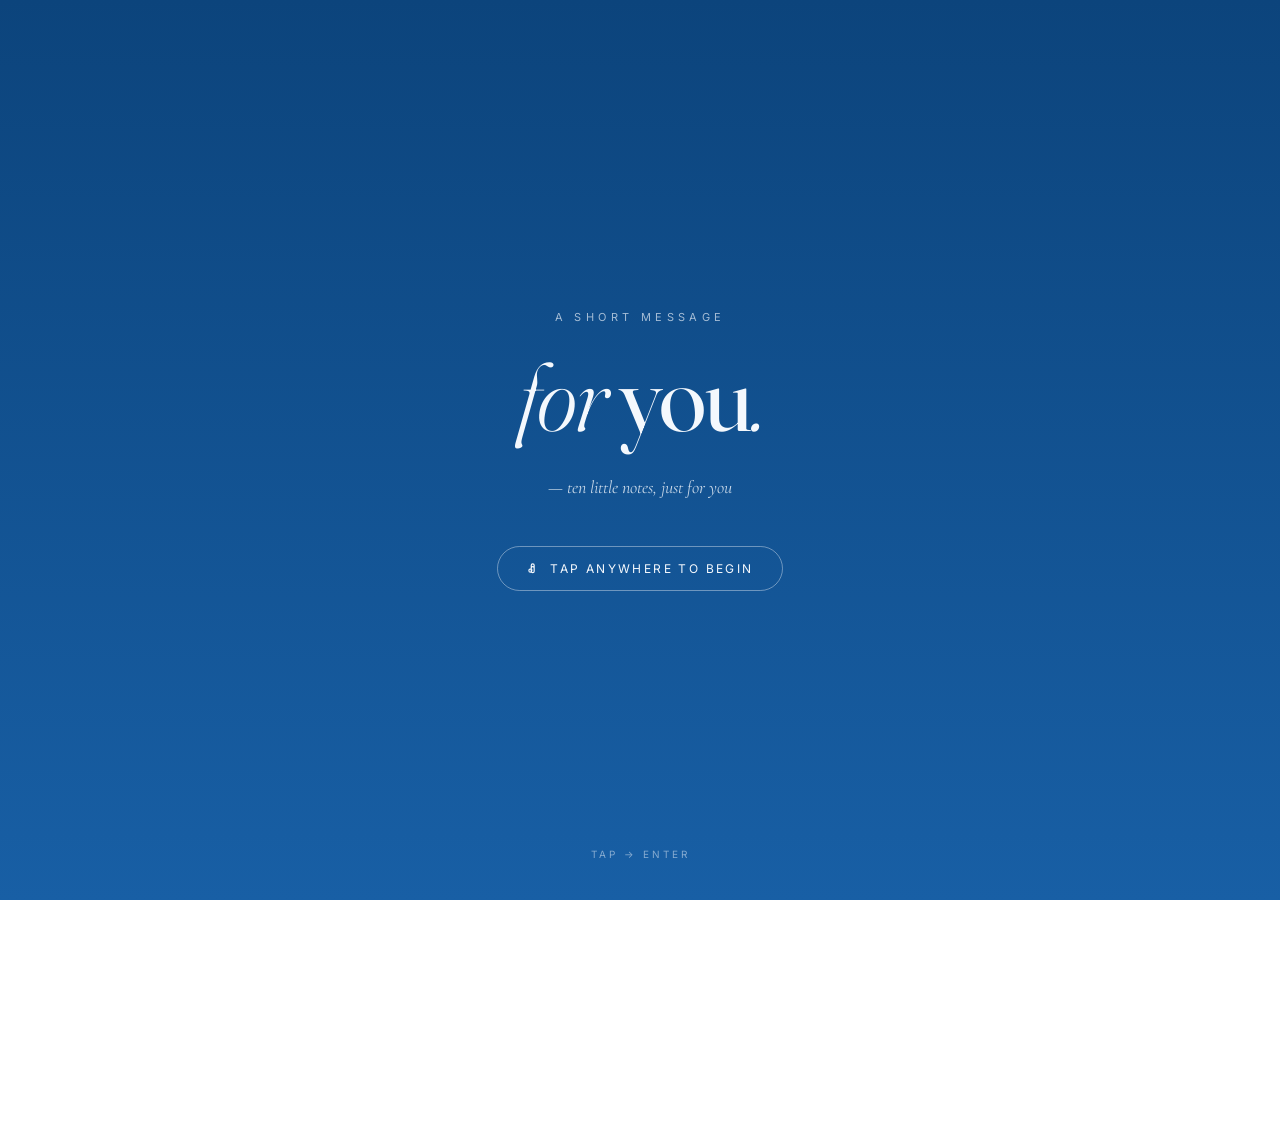
<file: index.html>
<!DOCTYPE html>
<html lang="en">
<head>
<meta charset="UTF-8">
<meta name="viewport" content="width=device-width, initial-scale=1.0, maximum-scale=1.0, viewport-fit=cover">
<meta name="apple-mobile-web-app-capable" content="yes">
<meta name="apple-mobile-web-app-status-bar-style" content="black-translucent">
<title>A message for you</title>
<meta name="description" content="A short message, just for you.">
<link rel="preconnect" href="https://fonts.googleapis.com">
<link rel="preconnect" href="https://fonts.gstatic.com" crossorigin>
<link href="https://fonts.googleapis.com/css2?family=Cormorant+Garamond:ital,wght@0,300;0,400;0,500;0,600;1,300;1,400;1,500&family=Fraunces:ital,opsz,wght@0,9..144,300;0,9..144,400;0,9..144,500;0,9..144,600;1,9..144,300;1,9..144,400&family=Inter:wght@300;400;500;600&display=swap" rel="stylesheet">
<link rel="stylesheet" href="styles.css">
</head>
<body>

<!-- intro overlay -->
<div class="intro" id="intro">
  <div class="intro-inner">
    <div class="intro-kicker">A short message</div>
    <div class="intro-title">for <span>you</span><em>.</em></div>
    <div class="intro-sub">— ten little notes, just for you</div>
    <div class="intro-tap">
      <svg viewBox="0 0 24 24" fill="none" stroke="currentColor" stroke-width="2"><path d="M9 11.24V7.5a2.5 2.5 0 015 0v4.74m-5 0a2.5 2.5 0 015 0M9 11.24V14m5-2.76V14m-5 0v3.5a2.5 2.5 0 005 0V14m-5 0H7a2 2 0 00-2 2v.5a2.5 2.5 0 005 0V14"/></svg>
      tap anywhere to begin
    </div>
  </div>
  <div class="intro-scroll">tap → enter</div>
</div>

<!-- ambient floating petals -->
<div class="ambient-petals" id="ambientPetals"></div>

<!-- main stage -->
<div class="stage">

  <div class="header-line">
    <div class="rule"></div>
    <div class="ornament">❦</div>
    <div class="label">a love note · in ten parts</div>
    <div class="ornament">❦</div>
    <div class="rule"></div>
  </div>

  <div class="title-block">
    <h1>something <em>i wanted</em> to say.</h1>
    <div class="sub">read slowly. tap, swipe, or use the arrows.</div>
  </div>

  <!-- hand hint -->
  <div class="hand-hint" id="handHint">
    <div class="hand-bubble">tap right side →</div>
    <svg class="hand-icon" viewBox="0 0 50 50">
      <g fill="none" stroke="#0c447c" stroke-width="1.8" stroke-linecap="round" stroke-linejoin="round">
        <path d="M22 10 L22 28 L18 24 L14 28 L22 40 L34 40 L34 22 Q34 18 30 18 Q28 18 28 22 L28 14 Q28 10 24 10 Q22 10 22 14 Z" fill="#fff"/>
        <path d="M28 22 L28 18"/>
        <path d="M32 24 L32 22"/>
      </g>
    </svg>
  </div>

  <!-- phone -->
  <div class="phone-shell">
    <div class="phone">
      <div class="side-btn left-1"></div>
      <div class="side-btn left-2"></div>
      <div class="side-btn left-3"></div>
      <div class="side-btn right-1"></div>
      <div class="notch"></div>

      <div class="screen" id="screen">

        <!-- status bar -->
        <div class="statusbar">
          <span id="clock">—</span>
          <div class="icons">
            <svg viewBox="0 0 24 24"><path d="M2 22h2v-8H2v8zm5 0h2V10H7v12zm5 0h2V6h-2v16zm5 0h2V2h-2v20z"/></svg>
            <svg viewBox="0 0 24 24"><path d="M12 3C7 3 2.7 5.4 0 9l12 15 12-15c-2.7-3.6-7-6-12-6z"/></svg>
            <svg viewBox="0 0 24 24"><path d="M2 8v8h16V8H2zm14 6H4V10h12v4zm4-2h2v-1h-2v1z"/></svg>
          </div>
        </div>

        <!-- progress segments -->
        <div class="progress-bar" id="progress"></div>

        <!-- in-screen petals -->
        <div class="screen-petals" id="screenPetals"></div>

        <!-- slides -->
        <div class="slide-stack" id="stack">

          <div class="slide active" data-i="0">
            <div class="stamp">001 · the opener</div>
            <div class="ornament">❦</div>
            <p class="huge">hey</p>
            <span class="heart">♡</span>
          </div>

          <div class="slide" data-i="1">
            <div class="stamp">002 · still here?</div>
            <p class="big">yes, you.</p>
            <p class="aside">(yeah, i'm talking to <em>you</em>)</p>
          </div>

          <div class="slide" data-i="2">
            <div class="stamp">003 · a small truth</div>
            <p class="med">just wanted to let you know — <em>you look really cute when you smile</em></p>
          </div>

          <div class="slide" data-i="3">
            <div class="stamp">004 · and</div>
            <p class="med">…and it makes my <em>day</em></p>
            <span class="heart">♡</span>
          </div>

          <div class="slide" data-i="4">
            <div class="stamp">005 · a tiny problem</div>
            <p class="med">but i haven't seen you smile today.</p>
            <p class="aside">so…</p>
          </div>

          <div class="slide" data-i="5">
            <div class="stamp">006 · a request</div>
            <p class="big">can you please show me<br/>your <em>smile</em>?</p>
          </div>

          <div class="slide" data-i="6">
            <div class="stamp">007 · for reference</div>
            <div class="photo-frame">
              <div class="photo-tape"></div>
              <img src="photo.jpg" alt="for reference"/>
            </div>
            <p class="sml">here's a picture for your reference</p>
          </div>

          <div class="slide" data-i="7">
            <div class="stamp">008 · the apology</div>
            <p class="med">and lastly — <em>i'm sorry</em> if i hurt you yesterday. sometimes i also need a little time to feel like myself again.</p>
            <p class="aside">but that doesn't mean i'll ever drift away. i'll always come back to you.</p>
          </div>

          <div class="slide" data-i="8">
            <div class="stamp">009 · the truth</div>
            <p class="huge">i love you</p>
            <span class="heart">♡</span>
          </div>

          <div class="slide finale" data-i="9">
            <div class="stamp">010 · the end (or beginning)</div>
            <div class="ornament">❦</div>
            <p class="med">if i do things for you, it's not for you to <em>love me</em>. it's so you <em>know</em>.</p>
            <p class="huge" style="margin-top:14px">i love you.</p>
            <p class="signoff">always yours</p>
          </div>

        </div>

        <!-- tap zones (ABOVE petals/slides for click) -->
        <div class="tap-zones">
          <div class="zone left" id="tapLeft" aria-label="previous"></div>
          <div class="zone right" id="tapRight" aria-label="next"></div>
        </div>

        <!-- swipe hint -->
        <div class="swipe-hint" id="swipeHint">
          <svg viewBox="0 0 24 24" fill="none" stroke="currentColor" stroke-width="2"><path d="M5 12h14M13 5l7 7-7 7"/></svg>
          tap or swipe
        </div>

      </div>
    </div>
  </div>

  <!-- controls -->
  <div class="controls">
    <button class="btn" id="prevBtn">
      <svg viewBox="0 0 24 24" fill="none" stroke="currentColor" stroke-width="2"><path d="M19 12H5M12 19l-7-7 7-7"/></svg>
      prev
    </button>
    <div class="counter"><span id="cur">1</span> / 10</div>
    <button class="btn primary" id="nextBtn">
      next
      <svg viewBox="0 0 24 24" fill="none" stroke="currentColor" stroke-width="2"><path d="M5 12h14M13 5l7 7-7 7"/></svg>
    </button>
    <button class="btn" id="autoBtn">
      <svg viewBox="0 0 24 24" fill="none" stroke="currentColor" stroke-width="2"><polygon points="5 3 19 12 5 21 5 3"/></svg>
      <span id="autoLabel">play</span>
    </button>
    <button class="btn" id="resetBtn">
      <svg viewBox="0 0 24 24" fill="none" stroke="currentColor" stroke-width="2"><path d="M1 4v6h6M3.51 15a9 9 0 1 0 2.13-9.36L1 10"/></svg>
      restart
    </button>
  </div>

  <div class="footer">
    <div class="ornament-row">❦</div>
    <div>made with quiet care, for someone special</div>
  </div>

</div>

<script src="script.js"></script>
</body>
</html>
</file>
<file: styles.css>
*,*::before,*::after{box-sizing:border-box;margin:0;padding:0}

:root{
  --ink:#0c447c;
  --ink-soft:#185fa5;
  --ink-faint:#5b87b8;
  --paper:#f4f8fd;
  --paper-warm:#eaf2fb;
  --cream:#fbf8f3;
  --rose:#afa9ec;
  --rose-soft:#cecbf6;
  --gold:#c9a567;
  --serif:'Fraunces',serif;
  --serif-alt:'Cormorant Garamond',serif;
  --sans:'Inter',sans-serif;
}

html,body{height:100%;overflow-x:hidden}
body{
  background:
    radial-gradient(1200px 800px at 80% -10%,#dde9f7 0%,transparent 60%),
    radial-gradient(900px 600px at -10% 110%,#e7e0fa 0%,transparent 55%),
    linear-gradient(180deg,#f4f8fd 0%,#e9f1fa 100%);
  color:var(--ink);
  font-family:var(--sans);
  min-height:100vh;
  position:relative;
  overflow-x:hidden;
}
body::before{
  content:"";
  position:fixed;inset:0;
  background-image:radial-gradient(circle at 1px 1px,rgba(12,68,124,0.08) 1px,transparent 0);
  background-size:24px 24px;
  pointer-events:none;
  z-index:0;
  opacity:0.5;
}

/* ── intro overlay ── */
.intro{
  position:fixed;inset:0;z-index:100;
  background:linear-gradient(180deg,#0c447c 0%,#185fa5 100%);
  display:flex;align-items:center;justify-content:center;
  flex-direction:column;
  transition:opacity 1.2s ease,visibility 1.2s ease;
  cursor:pointer;
}
.intro.gone{opacity:0;visibility:hidden}
.intro-inner{text-align:center;color:#f4f8fd;animation:rise 1.4s ease both}
@keyframes rise{from{opacity:0;transform:translateY(30px)}to{opacity:1;transform:translateY(0)}}
.intro-kicker{
  font-family:var(--sans);font-size:11px;letter-spacing:0.4em;text-transform:uppercase;
  opacity:0.65;margin-bottom:24px;
}
.intro-title{
  font-family:var(--serif);font-weight:300;font-size:clamp(48px,9vw,96px);
  font-style:italic;line-height:1;letter-spacing:-0.02em;
}
.intro-title span{font-style:normal;font-weight:400}
.intro-title em{font-style:italic}
.intro-sub{
  margin-top:32px;font-family:var(--serif-alt);font-size:18px;font-style:italic;opacity:0.8;
}
.intro-tap{
  margin-top:48px;display:inline-flex;align-items:center;gap:10px;
  padding:14px 28px;border:1px solid rgba(244,248,253,0.4);border-radius:100px;
  font-size:12px;letter-spacing:0.2em;text-transform:uppercase;
  animation:pulse 2.5s ease-in-out infinite;
}
@keyframes pulse{0%,100%{transform:scale(1);opacity:0.85}50%{transform:scale(1.04);opacity:1}}
.intro-tap svg{width:14px;height:14px}
.intro-scroll{
  position:absolute;bottom:40px;left:50%;transform:translateX(-50%);
  font-size:10px;letter-spacing:0.3em;text-transform:uppercase;
  color:rgba(244,248,253,0.5);
}

/* ── floating petals (page-wide) ── */
.ambient-petals{position:fixed;inset:0;pointer-events:none;z-index:1;overflow:hidden}
.ambient-petals svg{position:absolute;animation:floatdown linear infinite;opacity:0}
@keyframes floatdown{
  0%{transform:translateY(-50px) translateX(0) rotate(0deg);opacity:0}
  10%{opacity:0.5}
  50%{transform:translateY(50vh) translateX(40px) rotate(180deg)}
  90%{opacity:0.5}
  100%{transform:translateY(110vh) translateX(-30px) rotate(360deg);opacity:0}
}

/* ── main stage ── */
.stage{
  position:relative;z-index:2;
  min-height:100vh;
  display:flex;align-items:center;justify-content:center;
  padding:40px 20px;
  flex-direction:column;
}

.header-line{
  display:flex;align-items:center;gap:20px;
  margin-bottom:32px;opacity:0;
  animation:fadein 1s ease 0.4s both;
  max-width:600px;width:100%;justify-content:center;
}
.header-line .rule{flex:1;height:1px;background:linear-gradient(90deg,transparent,var(--ink-faint),transparent);max-width:100px}
.header-line .label{
  font-family:var(--sans);font-size:10px;letter-spacing:0.4em;text-transform:uppercase;
  color:var(--ink-soft);
}
.header-line .ornament{font-family:var(--serif);font-style:italic;color:var(--gold);font-size:18px}
@keyframes fadein{to{opacity:1}}

.title-block{
  text-align:center;margin-bottom:40px;
  opacity:0;animation:fadein 1s ease 0.6s both;
}
.title-block h1{
  font-family:var(--serif);font-weight:300;font-style:italic;
  font-size:clamp(36px,6vw,56px);line-height:1;letter-spacing:-0.02em;
  color:var(--ink);
}
.title-block h1 em{font-style:normal;font-weight:500;color:var(--ink-soft)}
.title-block .sub{
  margin-top:12px;font-family:var(--serif-alt);font-style:italic;
  font-size:17px;color:var(--ink-faint);letter-spacing:0.02em;
}

/* hand pointer */
.hand-hint{
  position:absolute;left:50%;top:50%;
  transform:translate(-50%,-50%);
  pointer-events:none;z-index:9;
  opacity:0;animation:handcue 1s ease 1.4s both;
}
@keyframes handcue{to{opacity:1}}
.hand-hint.hidden{animation:fadeout 0.4s ease forwards}
@keyframes fadeout{to{opacity:0;visibility:hidden}}
.hand-bubble{
  position:absolute;top:200px;left:calc(50% + 110px);
  background:var(--ink);color:var(--paper);
  padding:10px 18px;border-radius:20px 20px 20px 4px;
  font-family:var(--serif-alt);font-style:italic;font-size:14px;
  white-space:nowrap;
  animation:bob 2s ease-in-out infinite;
  box-shadow:0 8px 24px rgba(12,68,124,0.25);
}
@keyframes bob{0%,100%{transform:translateY(0)}50%{transform:translateY(-6px)}}
.hand-icon{
  position:absolute;top:240px;left:calc(50% + 90px);
  width:50px;height:50px;
  animation:tap 1.6s ease-in-out infinite;
}
@keyframes tap{
  0%,100%{transform:translate(0,0) rotate(-15deg)}
  50%{transform:translate(-8px,-4px) rotate(-15deg) scale(0.92)}
}

/* phone mockup */
.phone-shell{
  position:relative;
  filter:drop-shadow(0 30px 60px rgba(12,68,124,0.25)) drop-shadow(0 10px 20px rgba(12,68,124,0.15));
  opacity:0;animation:liftup 1.2s cubic-bezier(0.2,0.8,0.2,1) 0.8s both;
}
@keyframes liftup{from{opacity:0;transform:translateY(60px) scale(0.92)}to{opacity:1;transform:translateY(0) scale(1)}}
.phone{
  position:relative;
  width:340px;height:680px;
  background:linear-gradient(145deg,#0c447c 0%,#0a3a6b 50%,#082e54 100%);
  border-radius:48px;
  padding:14px;
  box-shadow:
    inset 0 0 0 2px rgba(255,255,255,0.08),
    inset 0 2px 0 rgba(255,255,255,0.15),
    inset 0 -2px 0 rgba(0,0,0,0.3);
}
.phone::before{
  content:"";position:absolute;
  top:-2px;left:-2px;right:-2px;bottom:-2px;
  background:linear-gradient(145deg,#1a5fa5,#0c447c,#082e54);
  border-radius:50px;z-index:-1;
}
.side-btn{position:absolute;background:#082e54;border-radius:2px}
.side-btn.left-1{left:-3px;top:120px;width:3px;height:32px}
.side-btn.left-2{left:-3px;top:170px;width:3px;height:56px}
.side-btn.left-3{left:-3px;top:240px;width:3px;height:56px}
.side-btn.right-1{right:-3px;top:160px;width:3px;height:80px}

.notch{
  position:absolute;top:14px;left:50%;transform:translateX(-50%);
  width:110px;height:30px;background:#000;border-radius:0 0 20px 20px;
  z-index:10;
}
.notch::after{
  content:"";position:absolute;top:9px;right:18px;
  width:10px;height:10px;border-radius:50%;
  background:radial-gradient(circle at 30% 30%,#1a3a5c,#000);
  box-shadow:inset 0 0 2px rgba(255,255,255,0.2);
}

.screen{
  position:relative;width:100%;height:100%;
  border-radius:36px;overflow:hidden;
  background:linear-gradient(180deg,#f0f6fc 0%,#e6f1fb 60%,#dde9f7 100%);
}

.statusbar{
  position:absolute;top:0;left:0;right:0;height:48px;
  display:flex;align-items:center;justify-content:space-between;
  padding:18px 28px 0;
  font-family:var(--sans);font-size:13px;font-weight:600;
  color:var(--ink);z-index:8;
  pointer-events:none;
}
.statusbar .icons{display:flex;gap:5px;align-items:center}
.statusbar svg{width:14px;height:14px;fill:var(--ink)}

.screen-petals{position:absolute;inset:0;pointer-events:none;z-index:1}
.screen-petals svg{position:absolute;opacity:0;animation:petalfall linear infinite}
@keyframes petalfall{
  0%{transform:translateY(-30px) rotate(0deg);opacity:0}
  10%{opacity:0.7}
  90%{opacity:0.7}
  100%{transform:translateY(720px) rotate(720deg);opacity:0}
}

.slide-stack{position:absolute;inset:0;z-index:2}
.slide{
  position:absolute;inset:0;
  display:flex;flex-direction:column;align-items:center;justify-content:center;
  padding:60px 32px 100px;
  text-align:center;
  opacity:0;transform:translateX(60px) scale(0.95);
  transition:opacity 0.7s cubic-bezier(0.2,0.8,0.2,1),transform 0.7s cubic-bezier(0.2,0.8,0.2,1);
  pointer-events:none;
}
.slide.active{opacity:1;transform:translateX(0) scale(1);pointer-events:auto}
.slide.prev{transform:translateX(-60px) scale(0.95)}

.slide .stamp{
  font-family:var(--sans);font-size:9px;letter-spacing:0.35em;
  text-transform:uppercase;color:var(--ink-faint);
  margin-bottom:18px;opacity:0.7;
}
.slide .ornament{font-family:var(--serif);font-style:italic;color:var(--gold);font-size:24px;margin-bottom:14px}

.slide p.huge{
  font-family:var(--serif);font-weight:300;font-style:italic;
  font-size:64px;line-height:0.95;letter-spacing:-0.03em;color:var(--ink);
}
.slide p.big{
  font-family:var(--serif);font-weight:400;font-style:italic;
  font-size:42px;line-height:1.05;letter-spacing:-0.02em;color:var(--ink);
}
.slide p.med{
  font-family:var(--serif-alt);font-weight:400;
  font-size:24px;line-height:1.35;color:var(--ink);
}
.slide p.med em{font-style:italic;color:var(--ink-soft);font-weight:500}
.slide p.sml{
  font-family:var(--serif-alt);font-weight:400;
  font-size:17px;line-height:1.6;color:var(--ink);
  max-width:240px;
}
.slide p.aside{
  font-family:var(--serif-alt);font-style:italic;
  font-size:14px;color:var(--ink-faint);margin-top:14px;
}
.slide .signoff{
  font-family:var(--serif);font-style:italic;
  font-size:16px;color:var(--ink-soft);margin-top:20px;
}
.slide .signoff::before{content:"— ";color:var(--gold)}

.heart{
  display:inline-block;color:var(--ink-soft);
  font-size:32px;margin-top:20px;
  animation:heartbeat 1.4s ease-in-out infinite;
}
@keyframes heartbeat{
  0%,100%{transform:scale(1)}
  20%{transform:scale(1.25)}
  40%{transform:scale(1)}
  60%{transform:scale(1.18)}
}

.photo-frame{
  position:relative;width:200px;height:250px;
  border-radius:6px;overflow:hidden;
  margin-bottom:20px;
  box-shadow:
    0 0 0 12px #fff,
    0 0 0 13px rgba(12,68,124,0.1),
    0 25px 50px rgba(12,68,124,0.25);
  transform:rotate(-2deg);
  transition:transform 0.4s ease;
}
.photo-frame:hover{transform:rotate(0deg) scale(1.03)}
.photo-frame img{width:100%;height:100%;object-fit:cover;display:block}
.photo-frame::before{
  content:"";position:absolute;top:0;left:0;right:0;height:30%;
  background:linear-gradient(180deg,rgba(255,255,255,0.15),transparent);
  z-index:2;pointer-events:none;
}
.photo-tape{
  position:absolute;top:-12px;left:50%;transform:translateX(-50%) rotate(-3deg);
  width:60px;height:20px;
  background:rgba(201,165,103,0.25);
  border:1px solid rgba(201,165,103,0.15);
  z-index:3;
}

.progress-bar{
  position:absolute;top:54px;left:24px;right:24px;
  display:flex;gap:4px;z-index:7;
}
.progress-bar .seg{
  flex:1;height:2px;background:rgba(12,68,124,0.15);
  border-radius:2px;overflow:hidden;
}
.progress-bar .seg.done{background:var(--ink)}
.progress-bar .seg.current::after{
  content:"";display:block;height:100%;background:var(--ink);
  animation:fillseg 4s linear forwards;
  width:0;
}
@keyframes fillseg{to{width:100%}}

.tap-zones{
  position:absolute;inset:0;z-index:5;display:flex;
}
.tap-zones .zone{flex:1;cursor:pointer;position:relative;overflow:hidden}
.tap-zones .zone.left{flex:0.4}
.tap-zones .zone.right{flex:0.6}

.swipe-hint{
  position:absolute;bottom:30px;left:50%;transform:translateX(-50%);
  font-family:var(--serif-alt);font-style:italic;font-size:12px;
  color:var(--ink-faint);letter-spacing:0.05em;z-index:6;
  display:flex;align-items:center;gap:6px;
  animation:swipehint 2.5s ease-in-out infinite;
  pointer-events:none;
}
.swipe-hint.fade{opacity:0;transition:opacity 0.4s}
@keyframes swipehint{
  0%,100%{transform:translate(-50%,0);opacity:0.6}
  50%{transform:translate(-50%,-4px);opacity:1}
}
.swipe-hint svg{width:12px;height:12px}

/* outside controls */
.controls{
  display:flex;gap:14px;justify-content:center;align-items:center;
  margin-top:40px;flex-wrap:wrap;
  opacity:0;animation:fadein 1s ease 1.6s both;
}
.btn{
  font-family:var(--sans);font-size:11px;
  letter-spacing:0.25em;text-transform:uppercase;font-weight:500;
  padding:14px 26px;
  background:transparent;color:var(--ink);
  border:1px solid var(--ink);
  border-radius:100px;cursor:pointer;
  transition:all 0.3s ease;
  display:inline-flex;align-items:center;gap:8px;
}
.btn:hover{background:var(--ink);color:var(--paper)}
.btn.primary{background:var(--ink);color:var(--paper)}
.btn.primary:hover{background:var(--ink-soft);border-color:var(--ink-soft)}
.btn svg{width:12px;height:12px}

.counter{
  font-family:var(--serif);font-style:italic;
  font-size:14px;color:var(--ink-soft);
  display:flex;align-items:center;gap:8px;
  padding:0 14px;
}
.counter span{font-family:var(--serif);font-weight:500;font-style:normal;color:var(--ink)}

/* footer */
.footer{
  margin-top:60px;text-align:center;
  font-family:var(--serif-alt);font-style:italic;font-size:13px;
  color:var(--ink-faint);
  opacity:0;animation:fadein 1s ease 2s both;
}
.footer .ornament-row{
  display:flex;align-items:center;justify-content:center;gap:14px;margin-bottom:10px;
  color:var(--gold);font-family:var(--serif);
}
.footer .ornament-row::before,.footer .ornament-row::after{
  content:"";width:40px;height:1px;background:var(--gold);opacity:0.4;
}

/* finale state */
.slide.finale{
  background:linear-gradient(180deg,#0c447c 0%,#185fa5 100%);
  color:var(--paper);
}
.slide.finale p{color:var(--paper)}
.slide.finale p.med em{color:#cecbf6}
.slide.finale .signoff{color:#cecbf6}
.slide.finale .stamp{color:rgba(244,248,253,0.6)}

/* tap ripple */
.ripple{
  position:absolute;border-radius:50%;
  background:rgba(12,68,124,0.2);
  transform:scale(0);animation:ripple 0.6s ease-out;
  pointer-events:none;
}
@keyframes ripple{to{transform:scale(4);opacity:0}}

/* ─────────── responsive ─────────── */

/* tablet / smaller laptop */
@media (max-width:768px){
  .stage{padding:24px 16px}
}

/* phones (iPhone 13 = 390×844) */
@media (max-width:480px){
  /* shrink the page chrome so the phone feels like the hero */
  .stage{padding:20px 12px 32px;justify-content:flex-start}
  .header-line{margin-bottom:14px;gap:10px}
  .header-line .rule{max-width:50px}
  .header-line .label{font-size:8px;letter-spacing:0.3em}
  .header-line .ornament{font-size:14px}

  .title-block{margin-bottom:18px;padding:0 8px}
  .title-block h1{font-size:30px}
  .title-block .sub{font-size:13px;margin-top:6px}

  /* phone scales to fit nicely on a 390px-wide screen */
  .phone{
    width:min(340px, calc(100vw - 28px));
    height:min(680px, calc((100vw - 28px) * 2));
    border-radius:42px;padding:11px;
  }
  .phone::before{border-radius:44px}
  .screen{border-radius:32px}
  .notch{width:90px;height:26px;top:11px}
  .notch::after{top:7px;right:14px;width:8px;height:8px}

  /* slide typography — slightly trimmed */
  .slide{padding:54px 24px 80px}
  .slide p.huge{font-size:52px;line-height:0.95}
  .slide p.big{font-size:34px}
  .slide p.med{font-size:20px;line-height:1.35}
  .slide p.sml{font-size:15px;max-width:220px}
  .slide .stamp{font-size:8px;margin-bottom:14px}
  .slide .ornament{font-size:20px;margin-bottom:10px}
  .slide .signoff{font-size:14px}
  .heart{font-size:28px;margin-top:14px}

  /* photo frame trimmed */
  .photo-frame{
    width:160px;height:200px;margin-bottom:14px;
    box-shadow:0 0 0 10px #fff,0 0 0 11px rgba(12,68,124,0.1),0 18px 36px rgba(12,68,124,0.25);
  }

  /* status bar / progress positions */
  .statusbar{height:42px;padding:14px 22px 0;font-size:12px}
  .progress-bar{top:46px;left:18px;right:18px}
  .swipe-hint{bottom:22px;font-size:11px}

  /* hand hint repositioned for portrait */
  .hand-hint{top:auto;bottom:30%;left:50%;transform:translateX(-50%)}
  .hand-bubble{
    position:relative;left:auto;right:auto;top:auto;
    transform:translate(70px,0);font-size:13px;padding:8px 14px;
  }
  .hand-icon{
    position:absolute;left:50%;top:30px;
    transform:translateX(-50%) rotate(-15deg);width:42px;height:42px;
  }

  /* controls — stack 2x2 grid so nothing overflows */
  .controls{
    display:grid;grid-template-columns:1fr 1fr;gap:8px;
    margin-top:24px;width:100%;max-width:320px;
  }
  .controls .counter{
    grid-column:1 / -1;order:-1;
    justify-content:center;padding:6px 0 4px;font-size:13px;
  }
  .btn{
    padding:11px 14px;font-size:10px;letter-spacing:0.2em;
    width:100%;justify-content:center;
  }
  .btn svg{width:11px;height:11px}

  .footer{margin-top:32px;font-size:11px}
  .footer .ornament-row::before,
  .footer .ornament-row::after{width:24px}

  /* intro text on small screens */
  .intro-title{font-size:64px}
  .intro-sub{font-size:15px;margin-top:22px;padding:0 24px}
  .intro-tap{margin-top:36px;padding:12px 22px;font-size:11px}
  .intro-kicker{margin-bottom:18px}

  /* fewer petals so it stays smooth on phone GPUs */
  .ambient-petals svg:nth-child(n+11){display:none}
}

/* very narrow / iPhone SE territory */
@media (max-width:360px){
  .phone{
    width:calc(100vw - 24px);
    height:calc((100vw - 24px) * 2);
    border-radius:36px;padding:10px;
  }
  .slide p.huge{font-size:46px}
  .slide p.big{font-size:30px}
  .slide p.med{font-size:18px}
  .photo-frame{width:140px;height:175px}
  .title-block h1{font-size:26px}
}

/* notch / safe-area support for modern iPhones */
@supports(padding:max(0px)){
  body{
    padding-top:env(safe-area-inset-top);
    padding-bottom:env(safe-area-inset-bottom);
  }
  .intro-scroll{bottom:max(40px,env(safe-area-inset-bottom))}
}

/* prevent iOS double-tap zoom & rubber-band feel */
@media (max-width:480px){
  .tap-zones .zone,.btn{touch-action:manipulation;-webkit-tap-highlight-color:transparent}
  body{-webkit-text-size-adjust:100%;overscroll-behavior:none}
}
</file>
